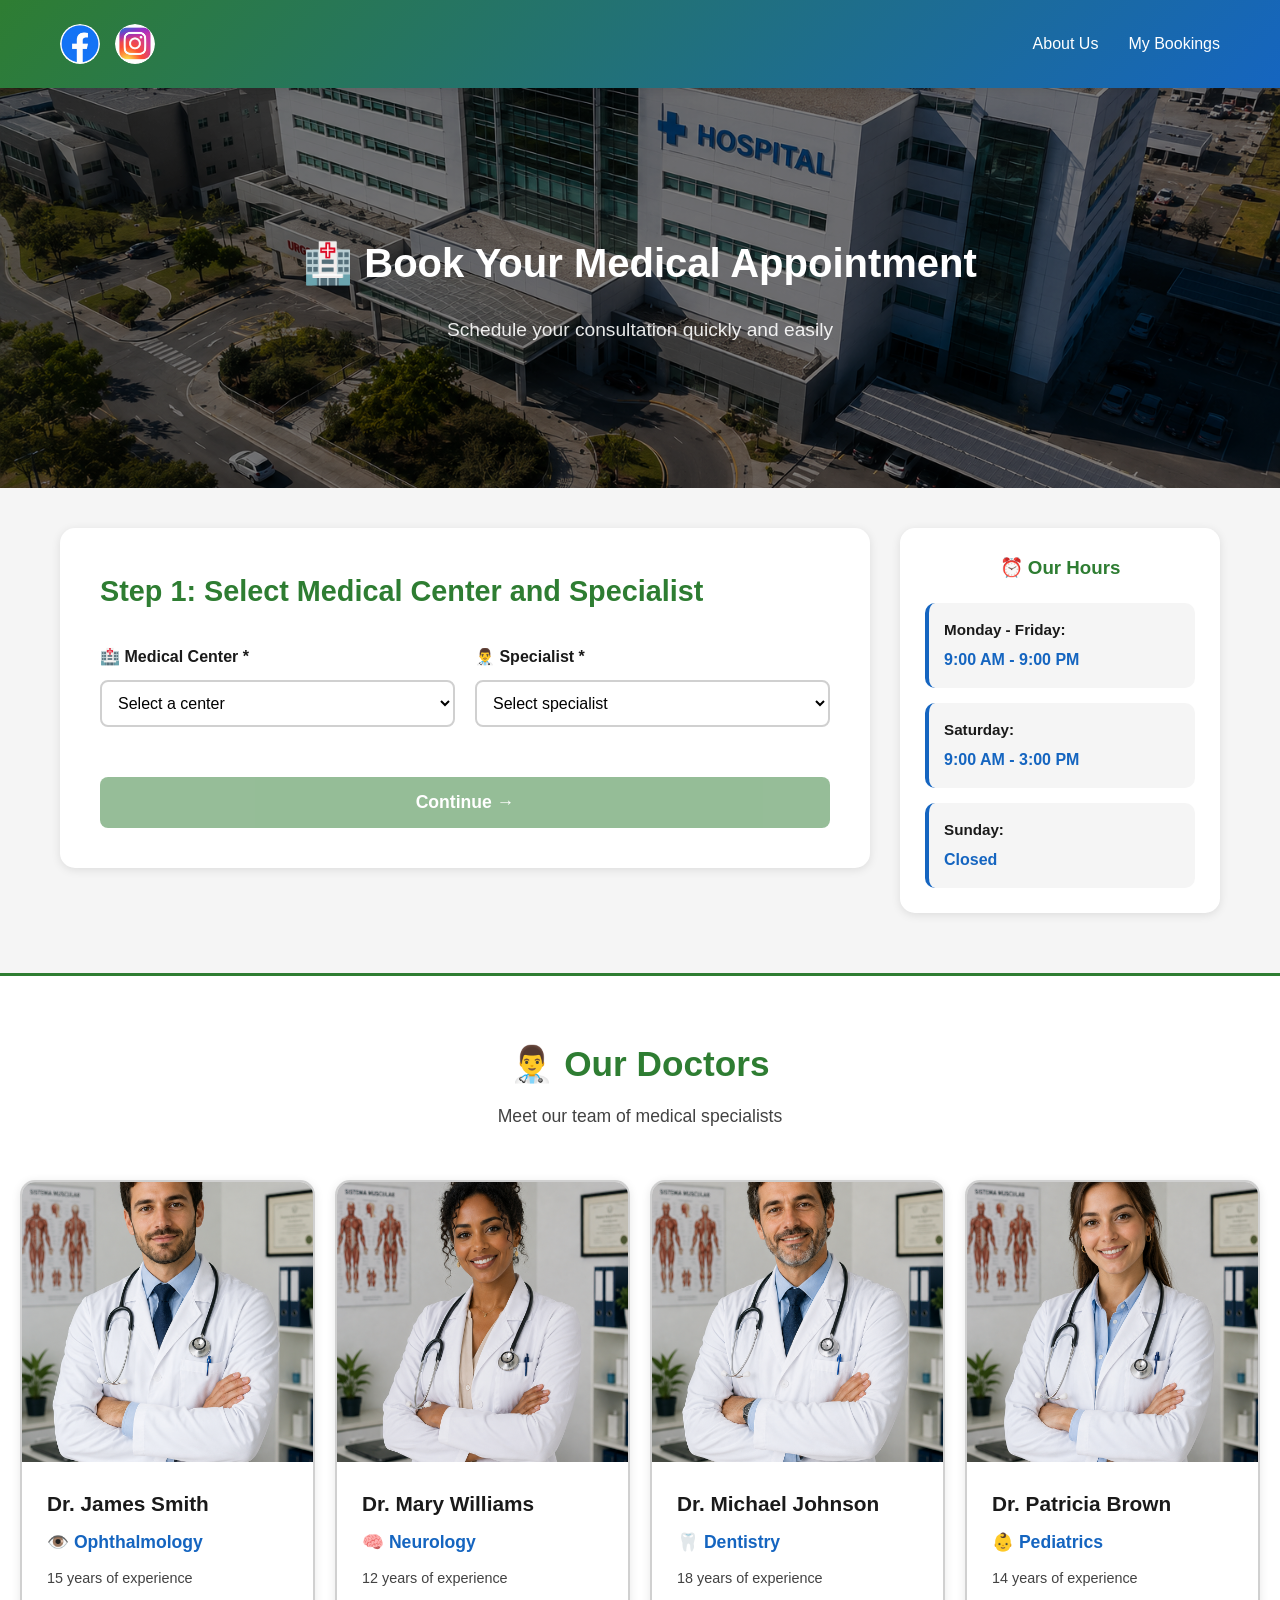
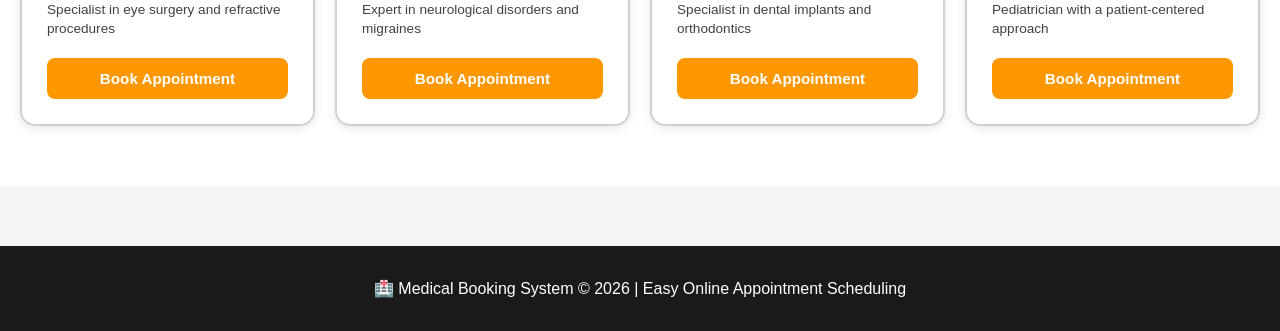
<file: index.html>
<!DOCTYPE html>
<html lang="en">
<head>
    <meta charset="UTF-8">
    <meta name="viewport" content="width=device-width, initial-scale=1.0">
    <meta http-equiv="X-UA-Compatible" content="IE=edge">
    <meta name="referrer" content="strict-origin-when-cross-origin">
    <title>📅 Medical Booking System - Book Appointment</title>
    <link rel="stylesheet" href="style.css">
</head>
<body>
    <!-- NAVBAR -->
    <nav class="navbar">
        <div class="nav-container">
            <div class="social-links">
                <a href="https://www.facebook.com/InnovatetechCl" target="_blank" class="social-icon" title="Facebook">
                    <img src="facebook-logo.png" alt="Facebook">
                </a>
                <a href="https://www.instagram.com/innovatetech369" target="_blank" class="social-icon" title="Instagram">
                    <img src="instagram-logo.png" alt="Instagram">
                </a>
            </div>
            <div class="logo"></div>
            <div class="nav-links">
                <a href="#" onclick="showAboutUs(); return false;" class="nav-link">About Us</a>
                <a href="#" onclick="showMyBookings(); return false;" class="nav-link">My Bookings</a>
            </div>
        </div>
    </nav>

    <!-- HERO SECTION -->
    <section class="hero">
        <div class="hero-overlay"></div>
        <div class="hero-content">
            <h1>🏥 Book Your Medical Appointment</h1>
            <p>Schedule your consultation quickly and easily</p>
        </div>
    </section>

    <!-- MAIN CONTAINER -->
    <main class="container">
        <!-- ABOUT US SECTION -->
        <div id="about-us-section" class="about-us" style="display: none;">
            <div class="about-content">
                <h2>About InnovateTech Medical Center</h2>

                <div class="about-intro">
                    <p>Founded in 2015, InnovateTech Medical Center is a leading healthcare provider committed to delivering exceptional medical services with cutting-edge technology and compassionate care.</p>
                </div>

                <div class="about-features">
                    <div class="feature-card">
                        <h3>🏆 Our Mission</h3>
                        <p>To provide world-class medical care and innovative healthcare solutions that improve the quality of life for our patients and communities.</p>
                    </div>
                    <div class="feature-card">
                        <h3>👥 Our Team</h3>
                        <p>Over 150 highly trained medical professionals including board-certified doctors, nurses, and specialists dedicated to patient excellence.</p>
                    </div>
                    <div class="feature-card">
                        <h3>🏥 Facilities</h3>
                        <p>State-of-the-art medical equipment, modern surgical suites, and comfortable patient rooms equipped with the latest technology.</p>
                    </div>
                    <div class="feature-card">
                        <h3>🌍 Accreditation</h3>
                        <p>JCI accredited and ISO certified, meeting international standards for healthcare quality and patient safety.</p>
                    </div>
                </div>

                <div class="about-stats">
                    <div class="stat">
                        <h4>50,000+</h4>
                        <p>Patients Served Annually</p>
                    </div>
                    <div class="stat">
                        <h4>150+</h4>
                        <p>Medical Professionals</p>
                    </div>
                    <div class="stat">
                        <h4>24/7</h4>
                        <p>Emergency Services</p>
                    </div>
                    <div class="stat">
                        <h4>98%</h4>
                        <p>Patient Satisfaction</p>
                    </div>
                </div>

                <div class="about-contact">
                    <h3>Contact Us</h3>
                    <p>📞 Phone: +1-800-MEDICAL-1</p>
                    <p>📧 Email: info@innovatetech.com</p>
                    <p>📍 Headquarters: 123 Medical Avenue, Health City, HC 12345</p>
                </div>

                <button class="btn btn-primary btn-large" onclick="backToBooking()">Back to Booking</button>
            </div>
        </div>

        <div class="booking-wrapper">
            <!-- STEP 1: SELECT CENTER AND SPECIALIST -->
            <div class="booking-section active" id="step-1">
                <h2>Step 1: Select Medical Center and Specialist</h2>

                <div class="medical-form">
                    <div class="form-group">
                        <label for="center">🏥 Medical Center *</label>
                        <select id="center" required>
                            <option value="">Select a center</option>
                            <option value="Medical Center" data-price="80">Medical Center</option>
                            <option value="Medical Center Av Plaza" data-price="80">Medical Center Av Plaza</option>
                            <option value="Medical Center Hogwarts" data-price="80">Medical Center Hogwarts</option>
                        </select>
                    </div>

                    <div class="form-group">
                        <label for="specialist">👨‍⚕️ Specialist *</label>
                        <select id="specialist" required>
                            <option value="">Select specialist</option>
                            <option value="Ophthalmology" data-price="85">Ophthalmology</option>
                            <option value="Neurology" data-price="95">Neurology</option>
                            <option value="Dentistry" data-price="75">Dentistry</option>
                            <option value="Pediatrics" data-price="70">Pediatrics</option>
                        </select>
                    </div>
                </div>

                <button class="btn btn-primary btn-large" id="btn-next-1" disabled>Continue →</button>
            </div>

            <!-- STEP 2: SELECT DATE AND TIME -->
            <div class="booking-section" id="step-2">
                <h2>Step 2: Select Date and Time</h2>

                <div class="date-time-container">
                    <!-- CALENDAR -->
                    <div class="calendar-section">
                        <h3>📅 Date</h3>
                        <div class="calendar-header">
                            <button id="prev-month">◀</button>
                            <span id="month-year"></span>
                            <button id="next-month">▶</button>
                        </div>
                        <div class="calendar-grid" id="calendar"></div>
                    </div>

                    <!-- AVAILABLE TIMES -->
                    <div class="times-section">
                        <h3>⏰ Available Times</h3>
                        <div class="times-grid" id="times-grid">
                            <p class="placeholder">Select a date first</p>
                        </div>
                    </div>
                </div>

                <div class="button-group">
                    <button class="btn btn-secondary" id="btn-back-2">← Back</button>
                    <button class="btn btn-primary" id="btn-next-2" disabled>Continue →</button>
                </div>
            </div>

            <!-- STEP 3: PERSONAL DATA -->
            <div class="booking-section" id="step-3">
                <h2>Step 3: Your Information</h2>

                <form class="booking-form" id="booking-form">
                    <div class="form-group">
                        <label for="name">Enter your full name</label>
                        <input type="text" id="name" placeholder="Full name" required>
                    </div>

                    <div class="form-row">
                        <div class="form-group">
                            <label for="email">Enter your email</label>
                            <input type="email" id="email" placeholder="your@email.com" required>
                        </div>

                        <div class="form-group">
                            <label for="phone">Phone</label>
                            <input type="tel" id="phone" placeholder="+1 234 567 8900" required>
                        </div>
                    </div>

                    <div class="form-group">
                        <label for="notes">Special Notes</label>
                        <textarea id="notes" placeholder="Tell us something special (allergies, preferences, etc.)"></textarea>
                    </div>

                    <div class="form-group">
                        <input type="checkbox" id="terms" required>
                        <label for="terms" class="checkbox-label">I accept the terms and conditions</label>
                    </div>
                </form>

                <div class="button-group">
                    <button class="btn btn-secondary" id="btn-back-3">← Back</button>
                    <button class="btn btn-primary btn-large" id="btn-confirm">Confirm Appointment ✓</button>
                </div>
            </div>

            <!-- CONFIRMATION -->
            <div class="booking-section" id="step-4">
                <div class="confirmation">
                    <div class="success-icon">✓</div>
                    <h2>Appointment Confirmed!</h2>
                    <p>Your appointment has been successfully scheduled.</p>

                    <div class="confirmation-details">
                        <div class="detail-row">
                            <span>Specialist:</span>
                            <strong id="conf-service"></strong>
                        </div>
                        <div class="detail-row">
                            <span>Date:</span>
                            <strong id="conf-date"></strong>
                        </div>
                        <div class="detail-row">
                            <span>Time:</span>
                            <strong id="conf-time"></strong>
                        </div>
                        <div class="detail-row">
                            <span>Name:</span>
                            <strong id="conf-name"></strong>
                        </div>
                        <div class="detail-row">
                            <span>Email:</span>
                            <strong id="conf-email"></strong>
                        </div>
                    </div>

                    <div class="confirmation-code">
                        <p>Confirmation Code:</p>
                        <div class="code-box" id="conf-code"></div>
                    </div>

                    <p class="confirmation-message">
                        📧 A confirmation email has been sent to <strong id="conf-email-display"></strong>
                    </p>

                    <button class="btn btn-primary btn-large" onclick="location.reload()">New Booking</button>
                </div>
            </div>
        </div>

        <!-- OPENING HOURS -->
        <aside class="booking-summary" id="summary">
            <h3>⏰ Our Hours</h3>
            <div class="hours-container">
                <div class="hours-item">
                    <strong>Monday - Friday:</strong>
                    <span>9:00 AM - 9:00 PM</span>
                </div>
                <div class="hours-item">
                    <strong>Saturday:</strong>
                    <span>9:00 AM - 3:00 PM</span>
                </div>
                <div class="hours-item">
                    <strong>Sunday:</strong>
                    <span>Closed</span>
                </div>
            </div>
        </aside>
    </main>

        <!-- DOCTORS SECTION -->
        <section class="doctors-section">
            <h2>👨‍⚕️ Our Doctors</h2>
            <p class="section-subtitle">Meet our team of medical specialists</p>

            <div class="doctors-grid">
                <!-- Ophthalmology -->
                <div class="doctor-card">
                    <div class="doctor-image">
                        <img src="doctor-james-smith.png" alt="Dr. James Smith">
                    </div>
                    <div class="doctor-info">
                        <h3>Dr. James Smith</h3>
                        <p class="specialty">👁️ Ophthalmology</p>
                        <p class="experience">15 years of experience</p>
                        <p class="details">Specialist in eye surgery and refractive procedures</p>
                        <button class="btn btn-doctor" onclick="selectDoctorSpecialty('Ophthalmology')">Book Appointment</button>
                    </div>
                </div>

                <!-- Neurology -->
                <div class="doctor-card">
                    <div class="doctor-image">
                        <img src="doctor-mary-williams.png" alt="Dr. Mary Williams">
                    </div>
                    <div class="doctor-info">
                        <h3>Dr. Mary Williams</h3>
                        <p class="specialty">🧠 Neurology</p>
                        <p class="experience">12 years of experience</p>
                        <p class="details">Expert in neurological disorders and migraines</p>
                        <button class="btn btn-doctor" onclick="selectDoctorSpecialty('Neurology')">Book Appointment</button>
                    </div>
                </div>

                <!-- Dentistry -->
                <div class="doctor-card">
                    <div class="doctor-image">
                        <img src="doctor-michael-johnson.png" alt="Dr. Michael Johnson">
                    </div>
                    <div class="doctor-info">
                        <h3>Dr. Michael Johnson</h3>
                        <p class="specialty">🦷 Dentistry</p>
                        <p class="experience">18 years of experience</p>
                        <p class="details">Specialist in dental implants and orthodontics</p>
                        <button class="btn btn-doctor" onclick="selectDoctorSpecialty('Dentistry')">Book Appointment</button>
                    </div>
                </div>

                <!-- Pediatrics -->
                <div class="doctor-card">
                    <div class="doctor-image">
                        <img src="doctor-patricia-brown.png" alt="Dr. Patricia Brown">
                    </div>
                    <div class="doctor-info">
                        <h3>Dr. Patricia Brown</h3>
                        <p class="specialty">👶 Pediatrics</p>
                        <p class="experience">14 years of experience</p>
                        <p class="details">Pediatrician with a patient-centered approach</p>
                        <button class="btn btn-doctor" onclick="selectDoctorSpecialty('Pediatrics')">Book Appointment</button>
                    </div>
                </div>
            </div>
        </section>
    </main>

    <!-- FOOTER -->
    <footer class="footer">
        <p>🏥 Medical Booking System © 2026 | Easy Online Appointment Scheduling</p>
    </footer>

    <script src="email.min.js"></script>
    <script src="config.js"></script>
    <script src="script.js"></script>
</body>
</html>
</file>
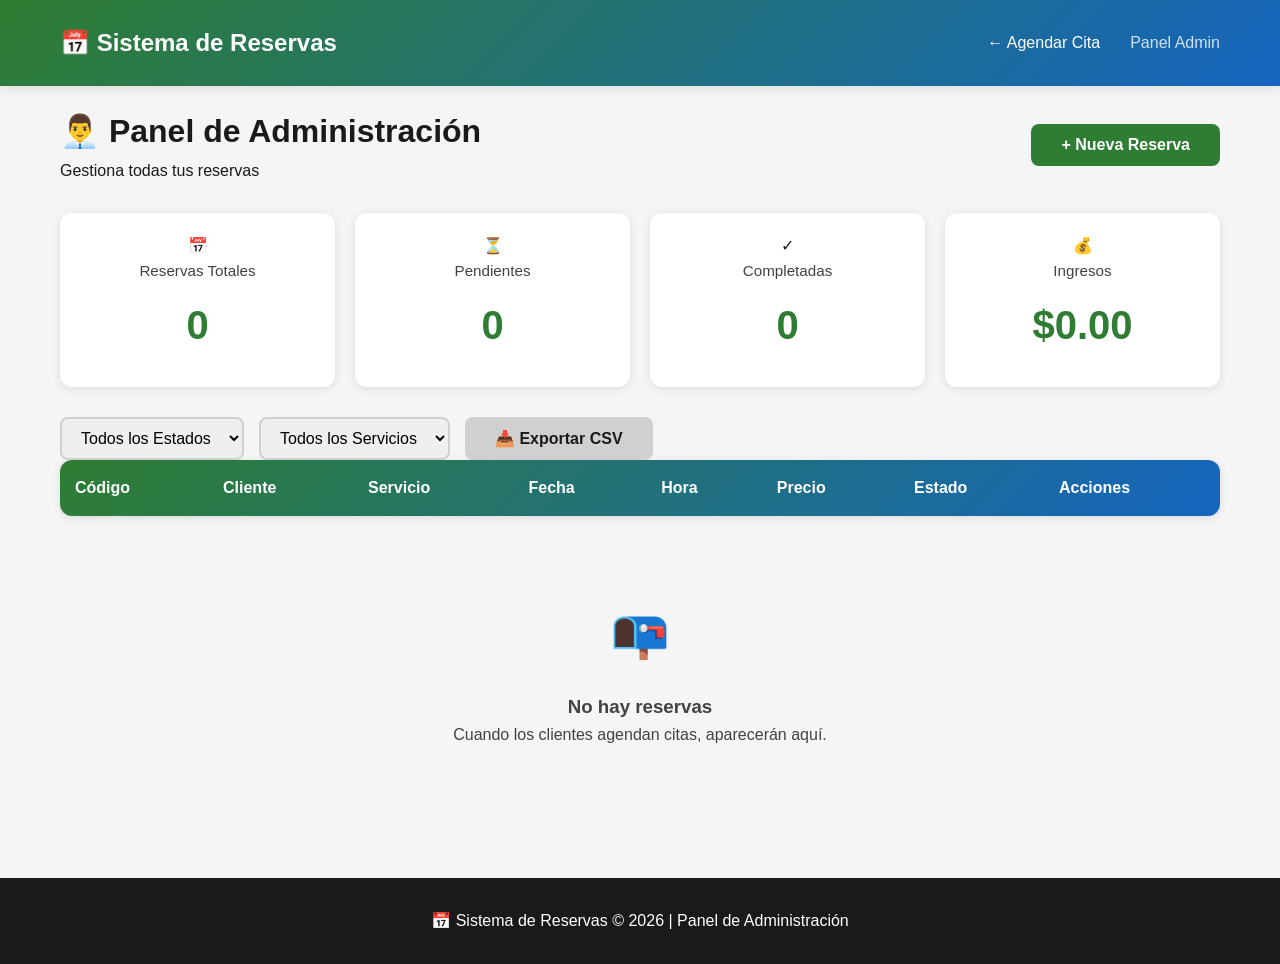
<file: admin.html>
<!DOCTYPE html>
<html lang="es">
<head>
    <meta charset="UTF-8">
    <meta name="viewport" content="width=device-width, initial-scale=1.0">
    <title>👨‍💼 Panel Admin - Gestionar Reservas</title>
    <link rel="stylesheet" href="style.css">
    <style>
        .admin-container {
            max-width: 1200px;
            margin: 0 auto;
            padding: 20px;
        }

        .admin-header {
            display: flex;
            justify-content: space-between;
            align-items: center;
            margin-bottom: 30px;
            flex-wrap: wrap;
            gap: 20px;
        }

        .admin-filters {
            display: flex;
            gap: 15px;
            flex-wrap: wrap;
        }

        .admin-filters select {
            padding: 10px 15px;
            border: 2px solid var(--border-color);
            border-radius: 8px;
            font-size: 1rem;
        }

        .admin-filters select:focus {
            outline: none;
            border-color: var(--primary-color);
        }

        .reservations-table {
            width: 100%;
            border-collapse: collapse;
            background: white;
            border-radius: 12px;
            overflow: hidden;
            box-shadow: var(--shadow);
            margin-bottom: 30px;
        }

        .reservations-table thead {
            background: linear-gradient(135deg, var(--primary-color) 0%, var(--secondary-color) 100%);
            color: white;
        }

        .reservations-table th {
            padding: 15px;
            text-align: left;
            font-weight: 600;
        }

        .reservations-table td {
            padding: 15px;
            border-bottom: 1px solid var(--border-color);
        }

        .reservations-table tbody tr:hover {
            background: var(--bg-light);
        }

        .status-badge {
            display: inline-block;
            padding: 5px 12px;
            border-radius: 20px;
            font-size: 0.85rem;
            font-weight: 600;
        }

        .status-confirmed {
            background: #d4edda;
            color: #155724;
        }

        .status-completed {
            background: #e7f3ff;
            color: #004085;
        }

        .status-cancelled {
            background: #f8d7da;
            color: #721c24;
        }

        .action-buttons {
            display: flex;
            gap: 10px;
        }

        .btn-small {
            padding: 8px 12px;
            font-size: 0.85rem;
            border-radius: 6px;
            border: none;
            cursor: pointer;
            font-weight: 600;
            transition: all 0.3s;
        }

        .btn-complete {
            background: var(--success-color);
            color: white;
        }

        .btn-complete:hover {
            opacity: 0.8;
        }

        .btn-cancel {
            background: var(--accent-color);
            color: white;
        }

        .btn-cancel:hover {
            opacity: 0.8;
        }

        .btn-view {
            background: var(--secondary-color);
            color: white;
        }

        .btn-view:hover {
            opacity: 0.8;
        }

        .stats-grid {
            display: grid;
            grid-template-columns: repeat(auto-fit, minmax(200px, 1fr));
            gap: 20px;
            margin-bottom: 30px;
        }

        .stat-card {
            background: white;
            padding: 20px;
            border-radius: 12px;
            box-shadow: var(--shadow);
            text-align: center;
        }

        .stat-card .number {
            font-size: 2.5rem;
            font-weight: bold;
            color: var(--primary-color);
            margin: 10px 0;
        }

        .stat-card .label {
            color: var(--text-light);
            font-size: 0.95rem;
        }

        .modal {
            display: none;
            position: fixed;
            top: 0;
            left: 0;
            right: 0;
            bottom: 0;
            background: rgba(0, 0, 0, 0.5);
            z-index: 1000;
            justify-content: center;
            align-items: center;
        }

        .modal.active {
            display: flex;
        }

        .modal-content {
            background: white;
            padding: 30px;
            border-radius: 12px;
            max-width: 500px;
            width: 90%;
        }

        .modal-content h2 {
            margin-bottom: 20px;
            color: var(--primary-color);
        }

        .modal-detail {
            padding: 10px 0;
            border-bottom: 1px solid var(--border-color);
        }

        .modal-detail:last-child {
            border-bottom: none;
        }

        .empty-state {
            text-align: center;
            padding: 50px 20px;
            color: var(--text-light);
        }

        .empty-state .icon {
            font-size: 3rem;
            margin-bottom: 20px;
        }

        @media (max-width: 768px) {
            .reservations-table {
                font-size: 0.9rem;
            }

            .reservations-table th,
            .reservations-table td {
                padding: 10px;
            }

            .action-buttons {
                flex-direction: column;
            }

            .btn-small {
                width: 100%;
            }

            .admin-header {
                flex-direction: column;
                align-items: stretch;
            }
        }
    </style>
</head>
<body>
    <!-- NAVBAR -->
    <nav class="navbar">
        <div class="nav-container">
            <div class="logo">📅 Sistema de Reservas</div>
            <div class="nav-links">
                <a href="index.html" class="nav-link">← Agendar Cita</a>
                <a href="#" class="nav-link active">Panel Admin</a>
            </div>
        </div>
    </nav>

    <!-- ADMIN CONTAINER -->
    <main class="admin-container">
        <div class="admin-header">
            <div>
                <h1>👨‍💼 Panel de Administración</h1>
                <p>Gestiona todas tus reservas</p>
            </div>
            <button class="btn btn-primary" onclick="location.href='index.html'">+ Nueva Reserva</button>
        </div>

        <!-- ESTADÍSTICAS -->
        <div class="stats-grid">
            <div class="stat-card">
                <span class="icon">📅</span>
                <div class="label">Reservas Totales</div>
                <div class="number" id="total-reservations">0</div>
            </div>
            <div class="stat-card">
                <span class="icon">⏳</span>
                <div class="label">Pendientes</div>
                <div class="number" id="pending-reservations">0</div>
            </div>
            <div class="stat-card">
                <span class="icon">✓</span>
                <div class="label">Completadas</div>
                <div class="number" id="completed-reservations">0</div>
            </div>
            <div class="stat-card">
                <span class="icon">💰</span>
                <div class="label">Ingresos</div>
                <div class="number" id="total-revenue">$0</div>
            </div>
        </div>

        <!-- FILTROS -->
        <div class="admin-filters">
            <select id="filter-status" onchange="filterReservations()">
                <option value="">Todos los Estados</option>
                <option value="confirmed">Confirmadas</option>
                <option value="completed">Completadas</option>
                <option value="cancelled">Canceladas</option>
            </select>
            <select id="filter-service" onchange="filterReservations()">
                <option value="">Todos los Servicios</option>
                <option value="Corte de Cabello">Corte de Cabello</option>
                <option value="Masaje Relajante">Masaje Relajante</option>
                <option value="Consulta Médica">Consulta Médica</option>
                <option value="Pedicura">Pedicura</option>
                <option value="Depilación">Depilación</option>
                <option value="Terapia Física">Terapia Física</option>
            </select>
            <button class="btn btn-secondary" onclick="exportReservations()">📥 Exportar CSV</button>
        </div>

        <!-- TABLA DE RESERVAS -->
        <table class="reservations-table" id="reservations-table">
            <thead>
                <tr>
                    <th>Código</th>
                    <th>Cliente</th>
                    <th>Servicio</th>
                    <th>Fecha</th>
                    <th>Hora</th>
                    <th>Precio</th>
                    <th>Estado</th>
                    <th>Acciones</th>
                </tr>
            </thead>
            <tbody id="table-body">
                <!-- Generado por JavaScript -->
            </tbody>
        </table>

        <!-- ESTADO VACÍO -->
        <div class="empty-state" id="empty-state" style="display: none;">
            <div class="icon">📭</div>
            <h3>No hay reservas</h3>
            <p>Cuando los clientes agendan citas, aparecerán aquí.</p>
        </div>
    </main>

    <!-- MODAL -->
    <div class="modal" id="detail-modal">
        <div class="modal-content">
            <h2>Detalles de la Reserva</h2>
            <div class="modal-detail">
                <strong>Código:</strong> <span id="modal-code"></span>
            </div>
            <div class="modal-detail">
                <strong>Cliente:</strong> <span id="modal-name"></span>
            </div>
            <div class="modal-detail">
                <strong>Email:</strong> <span id="modal-email"></span>
            </div>
            <div class="modal-detail">
                <strong>Teléfono:</strong> <span id="modal-phone"></span>
            </div>
            <div class="modal-detail">
                <strong>Servicio:</strong> <span id="modal-service"></span>
            </div>
            <div class="modal-detail">
                <strong>Fecha y Hora:</strong> <span id="modal-datetime"></span>
            </div>
            <div class="modal-detail">
                <strong>Precio:</strong> <span id="modal-price"></span>
            </div>
            <div class="modal-detail">
                <strong>Notas:</strong> <span id="modal-notes"></span>
            </div>
            <div class="modal-detail">
                <strong>Creada:</strong> <span id="modal-created"></span>
            </div>
            <button class="btn btn-secondary btn-large" onclick="closeModal()">Cerrar</button>
        </div>
    </div>

    <!-- FOOTER -->
    <footer class="footer">
        <p>📅 Sistema de Reservas © 2026 | Panel de Administración</p>
    </footer>

    <script src="admin.js"></script>
</body>
</html>
</file>
<file: style.css>
/* ===== VARIABLES Y RESET ===== */
:root {
    --primary-color: #2E7D32;
    --secondary-color: #1565C0;
    --accent-color: #C62828;
    --bg-light: #f5f5f5;
    --bg-white: #ffffff;
    --text-dark: #1a1a1a;
    --text-light: #424242;
    --border-color: #d0d0d0;
    --success-color: #2E7D32;
    --shadow: 0 2px 10px rgba(0, 0, 0, 0.1);
    --shadow-lg: 0 8px 25px rgba(0, 0, 0, 0.15);
}

* {
    margin: 0;
    padding: 0;
    box-sizing: border-box;
}

body {
    font-family: 'Segoe UI', Tahoma, Geneva, Verdana, sans-serif;
    background-color: var(--bg-light);
    color: var(--text-dark);
    line-height: 1.6;
}

/* ===== NAVBAR ===== */
.navbar {
    background: linear-gradient(135deg, var(--primary-color) 0%, var(--secondary-color) 100%);
    color: white;
    padding: 1.5rem 0;
    position: sticky;
    top: 0;
    z-index: 100;
    box-shadow: var(--shadow);
}

.nav-container {
    max-width: 1200px;
    margin: 0 auto;
    padding: 0 20px;
    display: flex;
    justify-content: space-between;
    align-items: center;
    gap: 40px;
}

.logo {
    font-size: 1.5rem;
    font-weight: bold;
}

.social-links {
    display: flex;
    gap: 15px;
    align-items: center;
}

.social-icon {
    text-decoration: none;
    transition: all 0.3s ease;
    display: flex;
    align-items: center;
    justify-content: center;
    width: 40px;
    height: 40px;
    border-radius: 50%;
    background: rgba(255, 255, 255, 0.1);
    overflow: hidden;
}

.social-icon img {
    width: 100%;
    height: 100%;
    object-fit: cover;
    border-radius: 50%;
}

.social-icon:hover {
    transform: scale(1.1);
    background: rgba(255, 255, 255, 0.2);
}

.nav-links {
    display: flex;
    gap: 30px;
}

.nav-link {
    color: white;
    text-decoration: none;
    transition: opacity 0.3s;
    font-weight: 500;
}

.nav-link:hover,
.nav-link.active {
    opacity: 0.8;
}

/* ===== HERO SECTION ===== */
.hero {
    background: linear-gradient(135deg, rgba(0, 0, 0, 0.4) 0%, rgba(0, 0, 0, 0.3) 100%),
                url('hospital-bg.png') center/cover no-repeat;
    color: white;
    padding: 80px 20px;
    text-align: center;
    position: relative;
    min-height: 400px;
    display: flex;
    align-items: center;
    justify-content: center;
}

.hero-overlay {
    position: absolute;
    top: 0;
    left: 0;
    right: 0;
    bottom: 0;
    background: rgba(0, 0, 0, 0.2);
    z-index: 0;
}

.hero-content {
    position: relative;
    z-index: 1;
}

.hero-content h1 {
    font-size: 2.5rem;
    margin-bottom: 20px;
}

.hero-content p {
    font-size: 1.2rem;
    opacity: 0.9;
}

/* ===== MAIN CONTAINER ===== */
.container {
    max-width: 1200px;
    margin: 40px auto;
    padding: 0 20px;
    display: grid;
    grid-template-columns: 1fr 320px;
    gap: 30px;
}

/* ===== BOOKING SECTIONS ===== */
.booking-section {
    background: white;
    border-radius: 15px;
    padding: 40px;
    box-shadow: var(--shadow);
    display: none;
}

.booking-section.active {
    display: block;
    animation: slideIn 0.3s ease;
}

@keyframes slideIn {
    from {
        opacity: 0;
        transform: translateY(10px);
    }
    to {
        opacity: 1;
        transform: translateY(0);
    }
}

.booking-section h2 {
    color: var(--primary-color);
    margin-bottom: 30px;
    font-size: 1.8rem;
}

/* ===== FORMULARIO MÉDICO ===== */
.medical-form {
    display: grid;
    grid-template-columns: 1fr 1fr;
    gap: 20px;
    margin-bottom: 30px;
}

.medical-form .form-group {
    display: flex;
    flex-direction: column;
}

.medical-form .form-group label {
    margin-bottom: 10px;
    font-weight: 600;
    color: var(--text-dark);
}

.medical-form .form-group select {
    padding: 12px;
    border: 2px solid var(--border-color);
    border-radius: 8px;
    font-size: 1rem;
    font-family: inherit;
    background: white;
    cursor: pointer;
    transition: all 0.3s ease;
}

.medical-form .form-group select:focus {
    outline: none;
    border-color: var(--primary-color);
    box-shadow: 0 0 0 3px rgba(33, 150, 243, 0.1);
}

/* ===== SERVICIOS ===== */
.services-grid {
    display: grid;
    grid-template-columns: repeat(auto-fit, minmax(180px, 1fr));
    gap: 20px;
    margin-bottom: 30px;
}

.service-card {
    background: var(--bg-light);
    border: 2px solid var(--border-color);
    border-radius: 12px;
    padding: 20px;
    text-align: center;
    cursor: pointer;
    transition: all 0.3s ease;
}

.service-card:hover {
    transform: translateY(-5px);
    box-shadow: var(--shadow-lg);
    border-color: var(--primary-color);
}

.service-card.selected {
    background: #e8f5e9;
    border-color: var(--primary-color);
}

.service-card .icon {
    font-size: 2.5rem;
    display: block;
    margin-bottom: 10px;
}

.service-card h3 {
    margin-bottom: 10px;
    color: var(--text-dark);
}

.service-card p {
    margin: 5px 0;
}

.service-card .duration {
    font-size: 0.9rem;
    color: var(--text-light);
}

/* ===== CALENDARIO ===== */
.date-time-container {
    display: grid;
    grid-template-columns: 1fr 1fr;
    gap: 30px;
    margin-bottom: 30px;
}

.calendar-section h3,
.times-section h3 {
    margin-bottom: 20px;
    color: var(--text-dark);
}

.calendar-header {
    display: flex;
    justify-content: space-between;
    align-items: center;
    margin-bottom: 20px;
}

.calendar-header button {
    background: var(--primary-color);
    color: white;
    border: none;
    padding: 8px 15px;
    border-radius: 5px;
    cursor: pointer;
    font-size: 1rem;
}

.calendar-header button:hover {
    opacity: 0.8;
}

#month-year {
    font-weight: bold;
    color: var(--text-dark);
}

.calendar-grid {
    display: grid;
    grid-template-columns: repeat(7, 1fr);
    gap: 8px;
}

.calendar-grid div {
    aspect-ratio: 1;
    display: flex;
    align-items: center;
    justify-content: center;
    border-radius: 8px;
    cursor: pointer;
    font-weight: 500;
    border: 2px solid var(--border-color);
    background: white;
    transition: all 0.3s ease;
}

.calendar-grid .day-label {
    background: var(--bg-light);
    color: var(--text-light);
    cursor: default;
    font-size: 0.9rem;
}

.calendar-grid .other-month {
    color: var(--text-light);
    opacity: 0.5;
}

.calendar-grid .date:hover:not(.other-month) {
    background: var(--bg-light);
    transform: scale(1.05);
}

.calendar-grid .date.selected {
    background: var(--primary-color);
    color: white;
    border-color: var(--primary-color);
}

.calendar-grid .date.disabled {
    opacity: 0.5;
    cursor: not-allowed;
}

/* ===== HORARIOS ===== */
.times-grid {
    display: grid;
    grid-template-columns: repeat(auto-fill, minmax(80px, 1fr));
    gap: 10px;
}

.time-slot {
    padding: 12px;
    text-align: center;
    border: 2px solid var(--border-color);
    border-radius: 8px;
    cursor: pointer;
    background: white;
    transition: all 0.3s ease;
    font-weight: 500;
}

.time-slot:hover {
    border-color: var(--primary-color);
    background: var(--bg-light);
}

.time-slot.selected {
    background: var(--primary-color);
    color: white;
    border-color: var(--primary-color);
}

.time-slot.disabled {
    opacity: 0.5;
    cursor: not-allowed;
}

.placeholder {
    grid-column: 1 / -1;
    text-align: center;
    color: var(--text-light);
    padding: 20px;
}

/* ===== FORMULARIO ===== */
.booking-form {
    margin-bottom: 30px;
}

.form-row {
    display: grid;
    grid-template-columns: 1fr 1fr;
    gap: 20px;
}

.form-group {
    margin-bottom: 20px;
}

.whatsapp-section {
    margin: 25px 0;
    text-align: center;
    padding: 20px;
    background: #f0f8ff;
    border-radius: 12px;
    border: 2px solid #25D366;
}

.form-group label {
    display: block;
    margin-bottom: 8px;
    font-weight: 600;
    color: var(--text-dark);
}

.form-group input:not([type="checkbox"]),
.form-group textarea {
    width: 100%;
    padding: 12px;
    border: 2px solid var(--border-color);
    border-radius: 8px;
    font-family: inherit;
    font-size: 1rem;
    transition: border-color 0.3s;
}

.form-group input[type="checkbox"] {
    width: auto;
    padding: 0;
    border: none;
    margin-right: 8px;
}

.form-group input:focus,
.form-group textarea:focus {
    outline: none;
    border-color: var(--primary-color);
}

.form-group textarea {
    resize: vertical;
    min-height: 100px;
}

input[type="checkbox"] {
    margin-right: 8px;
    vertical-align: middle;
    cursor: pointer;
}

.checkbox-label {
    display: inline;
    margin-left: 0;
    font-weight: normal;
    vertical-align: middle;
    cursor: pointer;
}

/* ===== CONFIRMACIÓN ===== */
.confirmation {
    text-align: center;
    padding: 40px;
}

.success-icon {
    width: 80px;
    height: 80px;
    background: var(--success-color);
    color: white;
    font-size: 3rem;
    display: flex;
    align-items: center;
    justify-content: center;
    border-radius: 50%;
    margin: 0 auto 30px;
    font-weight: bold;
}

.confirmation h2 {
    color: var(--success-color);
    font-size: 2rem;
    margin-bottom: 10px;
}

.confirmation > p:nth-of-type(1) {
    color: var(--text-light);
    margin-bottom: 30px;
}

.confirmation-details {
    background: var(--bg-light);
    border-radius: 12px;
    padding: 20px;
    margin-bottom: 30px;
    text-align: left;
}

.detail-row {
    display: flex;
    justify-content: space-between;
    padding: 10px 0;
    border-bottom: 1px solid var(--border-color);
}

.detail-row:last-child {
    border-bottom: none;
}

.detail-row span {
    color: var(--text-light);
}

.detail-row strong {
    color: var(--text-dark);
}

.confirmation-code {
    margin: 30px 0;
}

.code-box {
    background: var(--primary-color);
    color: white;
    padding: 20px;
    border-radius: 8px;
    font-size: 1.5rem;
    font-weight: bold;
    letter-spacing: 2px;
    font-family: 'Courier New', monospace;
    margin-top: 10px;
}

.confirmation-message {
    color: var(--text-light);
    margin-bottom: 30px;
}

/* ===== BOTONES ===== */
.button-group {
    display: flex;
    gap: 15px;
    justify-content: center;
}

.btn {
    padding: 12px 30px;
    border: none;
    border-radius: 8px;
    cursor: pointer;
    font-size: 1rem;
    font-weight: 600;
    transition: all 0.3s ease;
    text-decoration: none;
    display: inline-block;
}

.btn-primary {
    background: var(--primary-color);
    color: white;
}

.btn-primary:hover:not(:disabled) {
    background: #45a049;
    transform: translateY(-2px);
    box-shadow: var(--shadow-lg);
}

.btn-primary:disabled {
    opacity: 0.5;
    cursor: not-allowed;
}

.btn-secondary {
    background: var(--border-color);
    color: var(--text-dark);
}

.btn-secondary:hover {
    background: #d0d0d0;
}

.btn-large {
    width: 100%;
    padding: 15px;
    font-size: 1.1rem;
}

.btn-whatsapp {
    width: 100%;
    background: #25D366;
    color: white;
    padding: 15px 30px;
    border: none;
    border-radius: 8px;
    font-size: 1rem;
    font-weight: 600;
    cursor: pointer;
    transition: all 0.3s ease;
    display: flex;
    align-items: center;
    justify-content: center;
    gap: 10px;
}

.btn-whatsapp:hover {
    background: #1FAD56;
    transform: translateY(-2px);
    box-shadow: 0 8px 20px rgba(37, 211, 102, 0.3);
}

/* ===== RESUMEN Y HORARIOS ===== */
.booking-summary {
    background: white;
    border-radius: 15px;
    padding: 25px;
    box-shadow: var(--shadow);
    height: fit-content;
    position: sticky;
    top: 100px;
}

.booking-summary h3 {
    color: var(--primary-color);
    margin-bottom: 20px;
    text-align: center;
}

.summary-item {
    display: flex;
    justify-content: space-between;
    padding: 12px 0;
    border-bottom: 1px solid var(--border-color);
    font-size: 0.95rem;
}

.summary-item:last-child {
    border-bottom: none;
}

.summary-divider {
    height: 2px;
    background: var(--primary-color);
    margin: 15px 0;
}

.summary-item.total {
    font-size: 1.2rem;
    font-weight: bold;
    color: var(--primary-color);
    border: none;
}

/* Estilos para horarios */
.hours-container {
    display: flex;
    flex-direction: column;
    gap: 15px;
}

.hours-item {
    display: flex;
    flex-direction: column;
    padding: 15px;
    background: var(--bg-light);
    border-radius: 10px;
    border-left: 4px solid var(--secondary-color);
}

.hours-item strong {
    color: var(--text-dark);
    font-size: 0.95rem;
    margin-bottom: 5px;
}

.hours-item span {
    color: var(--secondary-color);
    font-weight: 600;
    font-size: 1rem;
}

/* ===== ABOUT US SECTION ===== */
.about-us {
    background: white;
    padding: 40px;
    border-radius: 15px;
    box-shadow: var(--shadow);
}

.about-content h2 {
    color: var(--primary-color);
    margin-bottom: 30px;
    font-size: 2.2rem;
    text-align: center;
}

.about-intro {
    background: var(--bg-light);
    padding: 20px;
    border-radius: 12px;
    margin-bottom: 30px;
    text-align: center;
    font-size: 1.1rem;
    line-height: 1.8;
}

.about-features {
    display: grid;
    grid-template-columns: repeat(auto-fit, minmax(250px, 1fr));
    gap: 20px;
    margin-bottom: 40px;
}

.feature-card {
    background: var(--bg-light);
    padding: 25px;
    border-radius: 12px;
    border-left: 4px solid var(--secondary-color);
    text-align: center;
}

.feature-card h3 {
    color: var(--primary-color);
    margin-bottom: 15px;
    font-size: 1.3rem;
}

.feature-card p {
    color: var(--text-light);
    line-height: 1.6;
}

.about-stats {
    display: grid;
    grid-template-columns: repeat(auto-fit, minmax(150px, 1fr));
    gap: 20px;
    margin-bottom: 40px;
    background: linear-gradient(135deg, var(--primary-color) 0%, var(--secondary-color) 100%);
    padding: 40px;
    border-radius: 12px;
    text-align: center;
    color: white;
}

.stat h4 {
    font-size: 2.5rem;
    margin-bottom: 10px;
}

.stat p {
    font-size: 0.95rem;
    opacity: 0.9;
}

.about-contact {
    background: var(--bg-light);
    padding: 30px;
    border-radius: 12px;
    margin-bottom: 30px;
}

.about-contact h3 {
    color: var(--primary-color);
    margin-bottom: 20px;
    text-align: center;
}

.about-contact p {
    margin: 10px 0;
    text-align: center;
    font-size: 1.05rem;
    color: var(--text-dark);
}

/* ===== SECCIÓN DOCTORES ===== */
.doctors-section {
    background: white;
    padding: 60px 20px;
    margin-top: 60px;
    border-top: 3px solid var(--primary-color);
}

.doctors-section h2 {
    text-align: center;
    color: var(--primary-color);
    font-size: 2.2rem;
    margin-bottom: 10px;
}

.section-subtitle {
    text-align: center;
    color: var(--text-light);
    font-size: 1.1rem;
    margin-bottom: 50px;
}

.doctors-grid {
    display: grid;
    grid-template-columns: repeat(4, 1fr);
    gap: 20px;
    max-width: 1400px;
    margin: 0 auto;
}

@media (max-width: 1024px) {
    .doctors-grid {
        grid-template-columns: repeat(2, 1fr);
    }
}

@media (max-width: 768px) {
    .doctors-grid {
        grid-template-columns: 1fr;
    }
}

.doctor-card {
    background: white;
    border: 2px solid var(--border-color);
    border-radius: 15px;
    overflow: hidden;
    transition: all 0.3s ease;
    box-shadow: var(--shadow);
}

.doctor-card:hover {
    transform: translateY(-10px);
    box-shadow: var(--shadow-lg);
    border-color: var(--secondary-color);
}

.doctor-image {
    width: 100%;
    height: 280px;
    overflow: hidden;
    background: linear-gradient(135deg, var(--secondary-color), #64B5F6);
    display: flex;
    align-items: center;
    justify-content: center;
}

.doctor-image img {
    width: 100%;
    height: 100%;
    object-fit: cover;
}

.doctor-info {
    padding: 25px;
}

.doctor-info h3 {
    color: var(--text-dark);
    font-size: 1.3rem;
    margin-bottom: 8px;
}

.specialty {
    color: var(--secondary-color);
    font-weight: 600;
    font-size: 1.1rem;
    margin-bottom: 10px;
}

.experience {
    color: var(--text-light);
    font-size: 0.9rem;
    margin-bottom: 10px;
}

.details {
    color: var(--text-light);
    font-size: 0.85rem;
    line-height: 1.4;
    margin-bottom: 20px;
}

.btn-doctor {
    width: 100%;
    background: #FF9800;
    color: white;
    padding: 12px;
    border: none;
    border-radius: 8px;
    font-size: 0.95rem;
    font-weight: 600;
    cursor: pointer;
    transition: all 0.3s ease;
}

.btn-doctor:hover {
    background: #F57C00;
    transform: scale(1.02);
    box-shadow: 0 4px 12px rgba(255, 152, 0, 0.3);
}

/* ===== FOOTER ===== */
.footer {
    background: var(--text-dark);
    color: white;
    text-align: center;
    padding: 30px 20px;
    margin-top: 60px;
}

/* ===== RESPONSIVE ===== */
@media (max-width: 768px) {
    .container {
        grid-template-columns: 1fr;
    }

    .booking-summary {
        position: relative;
        top: auto;
    }

    .date-time-container {
        grid-template-columns: 1fr;
    }

    .button-group {
        flex-direction: column;
    }

    .booking-section {
        padding: 20px;
    }

    .hero-content h1 {
        font-size: 1.8rem;
    }

    .nav-links {
        gap: 15px;
    }
}

@media (max-width: 480px) {
    .services-grid {
        grid-template-columns: 1fr;
    }

    .calendar-grid {
        grid-template-columns: repeat(7, 1fr);
    }

    .times-grid {
        grid-template-columns: repeat(2, 1fr);
    }
}
</file>
